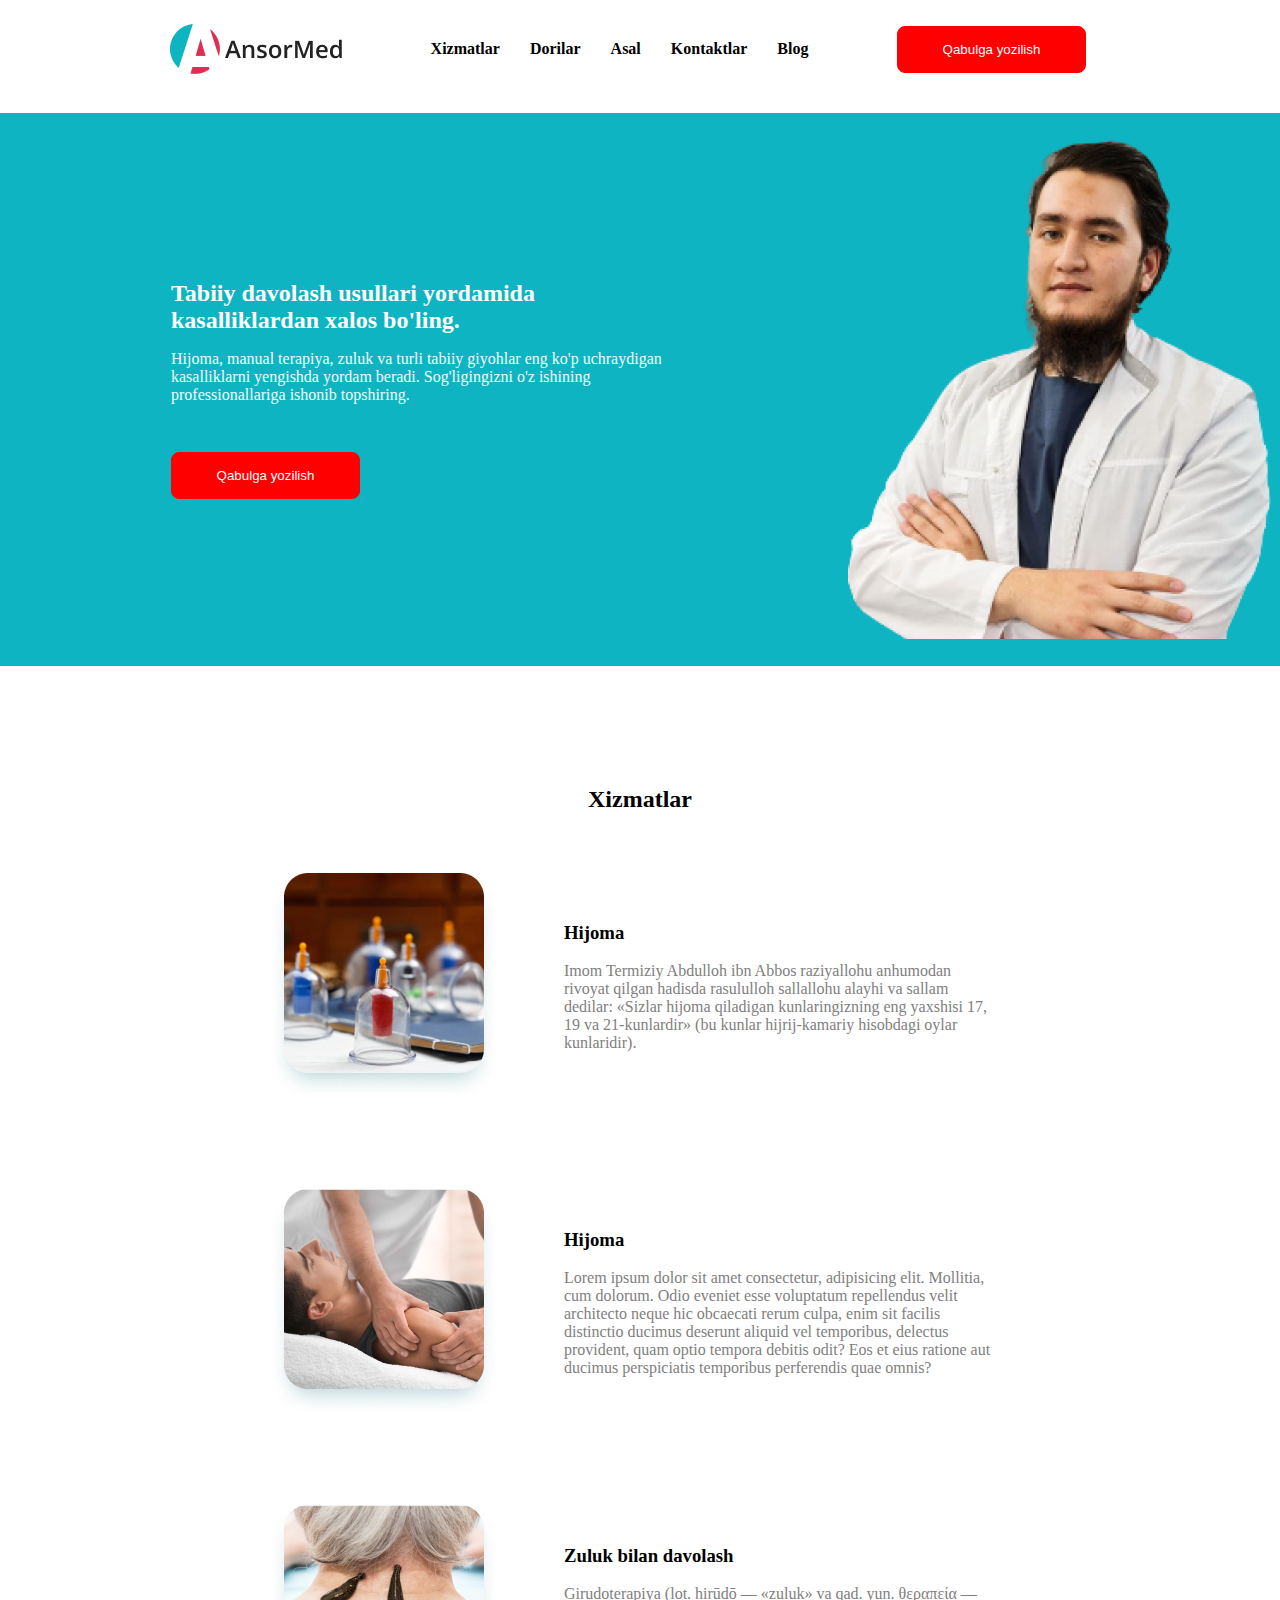
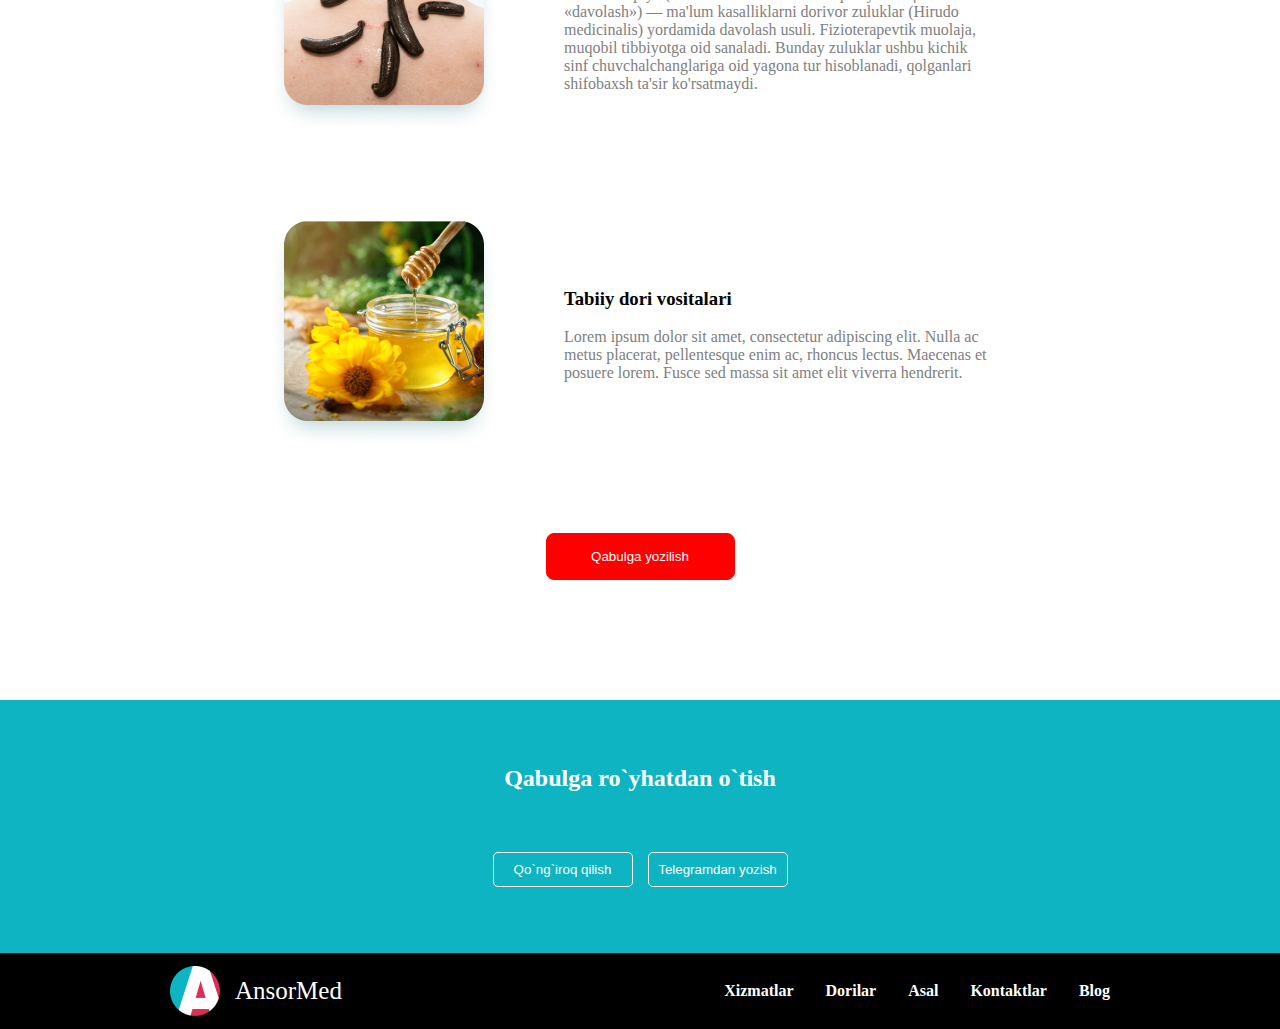
<file: index.html>
<!DOCTYPE html>
<html lang="en">
  <head>
    <meta charset="UTF-8" />
    <meta http-equiv="X-UA-Compatible" content="IE=edge" />
    <meta name="viewport" content="width=device-width, initial-scale=1.0" />
    <title>Takrorlash</title>
    <link rel="stylesheet" href="css/style.css" />
  </head>
  <body>
    <!-- Header -->
    <header>
      <!-- Navbar -->
      <nav class="navbar">
        <div class="navbar_icon">
          <img src="images/logo-icon.jpg" alt="icon" />
          <img src="images/logo-text.png" alt="icon" />
        </div>
        <div class="navbar_main">
          <b>Xizmatlar</b>
          <b>Dorilar</b>
          <b>Asal</b>
          <b>Kontaktlar</b>
          <b>Blog</b>
        </div>
        <div class="navbar_button">
          <button class="navbar_button_info">
            <p class="info_text">Qabulga yozilish</p>
          </button>
        </div>
      </nav>
    </header>
    <!-- main -->
    <main>
      <section>
        <div class="main_section">
          <div class="text_block">
            <h2 style="color: white">
              Tabiiy davolash usullari yordamida kasalliklardan xalos bo'ling.
            </h2>
            <p style="color: azure; margin-top: 16px; margin-bottom: 48px">
              Hijoma, manual terapiya, zuluk va turli tabiiy giyohlar eng ko'p
              uchraydigan kasalliklarni yengishda yordam beradi. Sog'ligingizni
              o'z ishining professionallariga ishonib topshiring.
            </p>
            <button class="text_block_button">
              <p class="info_text">Qabulga yozilish</p>
            </button>
          </div>
          <div>
            <img src="images/hero-img.png" alt="" />
          </div>
        </div>
      </section>
      <section>
        <center>
          <h2 style="margin-top: 120px">Xizmatlar</h2>
        </center>
        <div
          style="
            margin-top: 56px;
            margin-bottom: 80px;
            margin-left: 268px;
            margin-right: 288px;
            display: flex;
            align-items: center;
            justify-content: space-evenly;
          "
        >
          <div>
            <img src="images/image 1.jpg" alt="" />
          </div>
          <div style="margin-left: 64px">
            <h3>Hijoma</h3>
            <br />
            <p style="color: grey">
              Imom Termiziy Abdulloh ibn Abbos raziyallohu anhumodan rivoyat
              qilgan hadisda rasululloh sallallohu alayhi va sallam dedilar:
              «Sizlar hijoma qiladigan kunlaringizning eng yaxshisi 17, 19 va
              21-kunlardir» (bu kunlar hijrij-kamariy hisobdagi oylar
              kunlaridir).
            </p>
          </div>
        </div>
        <div
          style="
            margin-top: 56px;
            margin-bottom: 80px;
            margin-left: 268px;
            margin-right: 288px;
            display: flex;
            align-items: center;
            justify-content: space-evenly;
          "
        >
          <div>
            <img src="images/image 2.jpg" alt="" />
          </div>
          <div style="margin-left: 64px">
            <h3>Hijoma</h3>
            <br />
            <p style="color: grey">
              Lorem ipsum dolor sit amet consectetur, adipisicing elit.
              Mollitia, cum dolorum. Odio eveniet esse voluptatum repellendus
              velit architecto neque hic obcaecati rerum culpa, enim sit facilis
              distinctio ducimus deserunt aliquid vel temporibus, delectus
              provident, quam optio tempora debitis odit? Eos et eius ratione
              aut ducimus perspiciatis temporibus perferendis quae omnis?
            </p>
          </div>
        </div>
        <div
          style="
            margin-top: 56px;
            margin-bottom: 80px;
            margin-left: 268px;
            margin-right: 288px;
            display: flex;
            align-items: center;
            justify-content: space-evenly;
          "
        >
          <div>
            <img src="images/image 4.jpg" alt="" />
          </div>
          <div style="margin-left: 64px">
            <h3>Zuluk bilan davolash</h3>
            <br />
            <p style="color: grey">
              Girudoterapiya (lot. hirūdō — «zuluk» va qad. yun. θεραπεία —
              «davolash») — ma'lum kasalliklarni dorivor zuluklar (Hirudo
              medicinalis) yordamida davolash usuli. Fizioterapevtik muolaja,
              muqobil tibbiyotga oid sanaladi. Bunday zuluklar ushbu kichik sinf
              chuvchalchanglariga oid yagona tur hisoblanadi, qolganlari
              shifobaxsh ta'sir ko'rsatmaydi.
            </p>
          </div>
        </div>
        <div
          style="
            margin-top: 56px;
            margin-bottom: 80px;
            margin-left: 268px;
            margin-right: 288px;
            display: flex;
            align-items: center;
            justify-content: space-evenly;
          "
        >
          <div>
            <img src="images/image 3.jpg" alt="" />
          </div>
          <div style="margin-left: 64px">
            <h3>Tabiiy dori vositalari</h3>
            <br />
            <p style="color: grey">
              Lorem ipsum dolor sit amet, consectetur adipiscing elit. Nulla ac
              metus placerat, pellentesque enim ac, rhoncus lectus. Maecenas et
              posuere lorem. Fusce sed massa sit amet elit viverra hendrerit.
            </p>
          </div>
        </div>
      </section>
      <section>
        <center>
          <button class="navbar_button_info">
            <p class="info_text">Qabulga yozilish</p>
          </button>
        </center>
      </section>
    </main>
    <!-- footer -->
    <footer>
      <div
        style="
          width: 100%;
          height: 253px;
          border: 1px solid rgba(14, 180, 193, 1);
          background: rgba(14, 180, 193, 1);
          margin-top: 120px;
        "
      >
        <div>
          <center>
            <h2 style="color: white; margin-top: 64px">
              Qabulga ro`yhatdan o`tish
            </h2>
          </center>
          <div
            style="
              display: flex;
              align-items: center;
              justify-content: center;
              margin-top: 60px;
              gap: 15px;
            "
          >
            <button
              style="
                border-radius: 5px;
                width: 140px;
                height: 35px;
                border: 1px solid white;
                color: white;
                background-color: rgba(14, 180, 193, 1);
              "
            >
              Qo`ng`iroq qilish
            </button>
            <button
              style="
                border-radius: 5px;
                width: 140px;
                height: 35px;
                border: 1px solid white;
                color: white;
                background-color: rgba(14, 180, 193, 1);
              "
            >
              Telegramdan yozish
            </button>
          </div>
        </div>
      </div>
      <div
        style="
          width: 100%;
          height: 76.94px;
          background-color: black;
          display: flex;
          align-items: center;
          justify-content: space-between;
        "
      >
        <div style="display: flex; align-items: center; margin-left: 170px;gap: 15px;">
          <img src="images/logo-icon.png" alt="" />
          <p style="color: white; font-size: 25px">AnsorMed</p>
        </div>
        <div
          style="
            display: flex;
            align-items: center;
            gap: 32px;
            margin-right: 170px;
          "
        >
          <b style="color: white">Xizmatlar</b>
          <b style="color: white">Dorilar</b>
          <b style="color: white">Asal</b>
          <b style="color: white">Kontaktlar</b>
          <b style="color: white">Blog</b>
        </div>
      </div>
    </footer>
  </body>
</html>
</file>
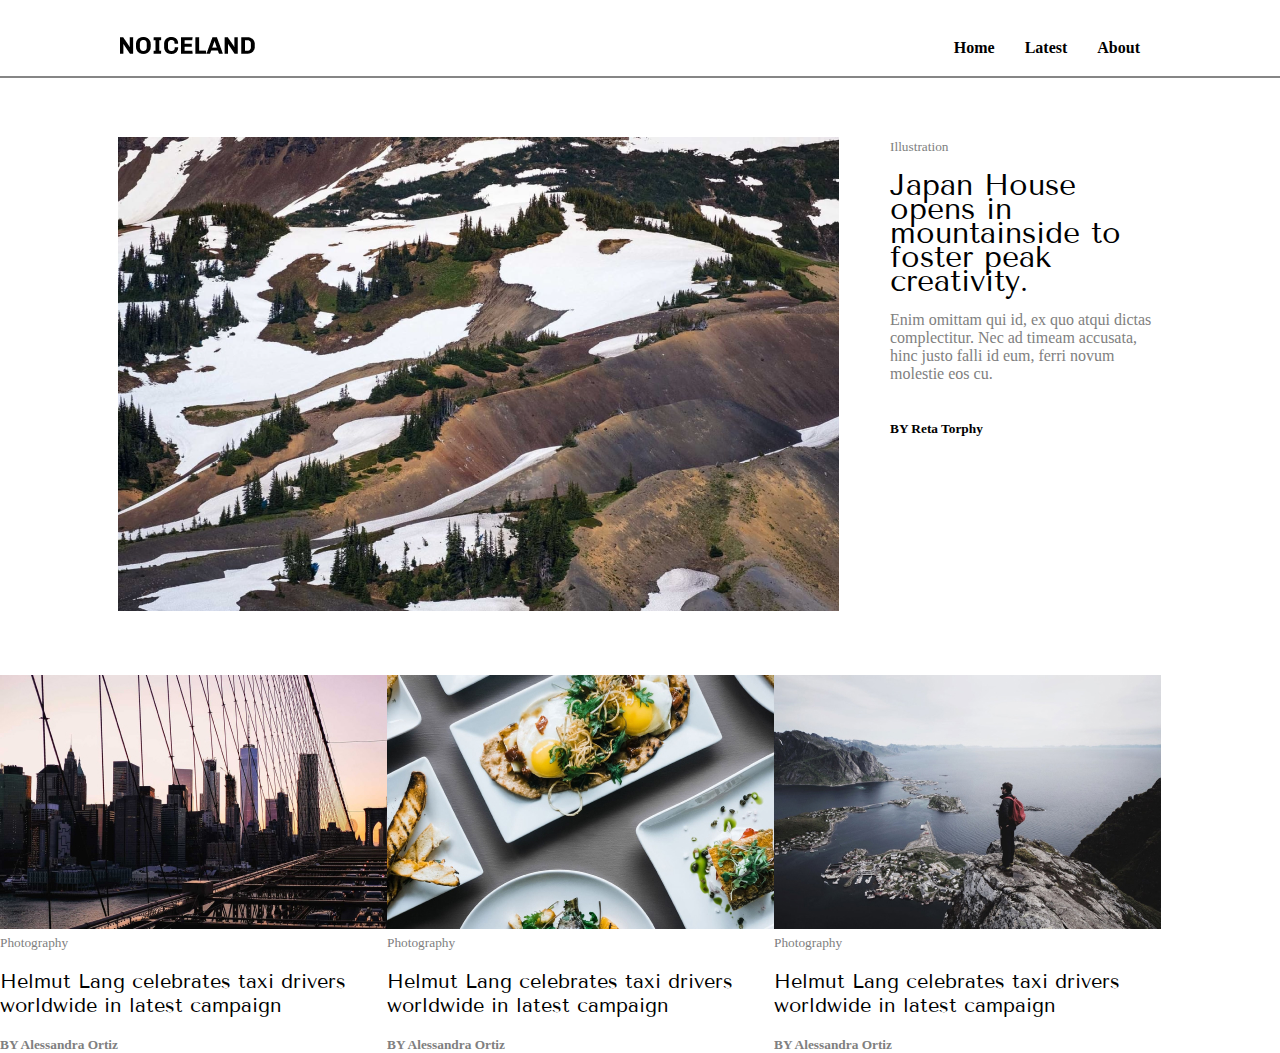
<file: practica/index.html>
<!DOCTYPE html>
<html lang="en">
  <head>
    <meta charset="UTF-8" />
    <meta http-equiv="X-UA-Compatible" content="IE=edge" />
    <meta name="viewport" content="width=device-width, initial-scale=1.0" />
    <title>Document</title>
    <link rel="stylesheet" href="main.css" />
  </head>
  <body>
    <!-- Header -->
    <header>
      <!-- Navbar -->
      <nav class="navbar">
        <div class="navbar_img">
          <img class="navbar_img_info" src="Vector (1).png" alt="logo" />
        </div>
        <div class="navbar_main">
          <b>Home</b>
          <b>Latest</b>
          <b>About</b>
        </div>
      </nav>
      <br />
      <div class="line"></div>
    </header>
    <!-- main -->
    <main>
      <section class="title">
        <div class="title_img">
          <img class="title_img_info" src="IMAGE.png" alt="" />
        </div>
        <div class="title_subtitle">
          <small class="small_title">Illustration</small>
          <br />
          <br />
          <h1 class="text">
            Japan House opens in mountainside to foster peak creativity.
          </h1>
          <p>
            <br />
            Enim omittam qui id, ex quo atqui dictas complectitur. Nec ad timeam
            accusata, hinc justo falli id eum, ferri novum molestie eos cu.
          </p>
          <br />
          <br />
          <small>
            <b>BY Reta Torphy</b>
          </small>
        </div>
      </section>
      <section>
        <div class="block">
          <div class="block_inline_1">
            <div class="block_inline_1_img">
              <img src="IMAGE.jpg" alt="rasm" />
            </div>
            <div class="block_inline_1_desc">
              <small class="block_subdesc"> Photography </small>
              <h3 class="block_desc">
                Helmut Lang celebrates taxi drivers worldwide in latest campaign
              </h3>
              <br />
              <small class="block_bottom">
                <b> BY Alessandra Ortiz </b>
              </small>
            </div>
          </div>
          <div class="block_inline_2">
            <div class="block_inline_2_img">
              <img src="IMAGE2.jpg" alt="rasm" />
            </div>
            <div class="block_inline_2_desc">
              <small class="block_subdesc2"> Photography </small>
              <h3 class="block_desc2">
                Helmut Lang celebrates taxi drivers worldwide in latest campaign
              </h3>
              <br />
              <small class="block_bottom2">
                <b> BY Alessandra Ortiz </b>
              </small>
            </div>
          </div>
          <div class="block_inline_3">
            <div class="block_inline_3_img">
              <img src="IMAGE3.jpg" alt="rasm" />
            </div>
            <div class="block_inline_3_desc">
              <small class="block_subdesc3"> Photography </small>
              <h3 class="block_desc3">
                Helmut Lang celebrates taxi drivers worldwide in latest campaign
              </h3>
              <br />
              <small class="block_bottom3">
                <b> BY Alessandra Ortiz </b>
              </small>
            </div>
          </div>
        </div>
      </section>
    </main>
  </body>
</html>
</file>
<file: css/style.css>
* {
  margin: 0;
  padding: 0;
  box-sizing: border-box;
}
.navbar {
  margin-left: 170px;
  margin-top: 24px;
  display: flex;
  align-items: center;
  justify-content: space-between;
  margin-right: 194px;
}
.navbar_icon {
  display: flex;
  align-items: center;
  gap: 5px;
}
.navbar_main {
  display: flex;
  align-items: center;
  gap: 30px;
}
.navbar_button_info {
  background-color: red;
  height: 47px;
  width: 189px;
  left: 911px;
  top: 1.46783447265625px;
  border-radius: 8px;
  padding: 12px 24px 12px 24px;
  border: 1px solid red;
}
.info_text {
  color: white;
}
.main_section {
  width: 100%;
  height: 553px;
  border: 1px solid rgba(14, 180, 193, 1);
  background: rgba(14, 180, 193, 1);
  margin-top: 38.53px;
  display: flex;
  align-items: center;
  gap: 177px;
}
.text_block {
  width: 500px;
  margin-left: 170px;
}
.text_block_button {
  background-color: red;
  height: 47px;
  width: 189px;
  left: 911px;
  top: 1.46783447265625px;
  border-radius: 8px;
  padding: 12px 24px 12px 24px;
  border: 1px solid red;
}
</file>
<file: practica/main.css>
@import url("https://fonts.googleapis.com/css2?family=Mulish:ital,wght@0,700;1,500&family=Tenor+Sans&display=swap");
* {
  margin: 0;
  padding: 0;
  box-sizing: border-box;
}
.navbar {
  margin-left: 120px;
  margin-top: 37px;
  margin-right: 14 0px;
  display: flex;
  align-items: center;
  justify-content: space-between;
}
.navbar_main {
  display: flex;
  align-items: center;
  gap: 30px;
  margin-right: 140px;
}
.line {
  width: 100%;
  border: 1px solid rgb(134, 134, 134);
}
.title {
  display: flex;
  align-items: flex-start;
  gap: 51px;
  margin-top: 59px;
}
.title_img {
  margin-left: 118px;
}
.title_subtitle {
  margin-right: 121px;
  align-items: flex-end;
}
.small_title {
  margin-top: 5px;
  color: grey;
}
p {
  color: grey;
}
.text {
  font-family: Tenor Sans;
  font-size: 30px;
  font-weight: 400;
  line-height: 24px;
  letter-spacing: 0em;
  text-align: left;
}
.block {
  display: flex;
  align-items: center;
  justify-content: space-evenly;
  margin-top: 60px;
  margin-left: 110  px;
  margin-right: 120px;
}
.block_inline_1_desc {
  width: 384px;
}
.block_subdesc{
  color: grey;
}
.block_desc {
  font-family: Tenor Sans;
  font-size: 20px;
  font-weight: 400;
  line-height: 24px;
  letter-spacing: 0em;
  margin-top: 18px;
  text-align: left;
}
.block_bottom {
  margin-top: 15px;
color: grey;
}

.block_inline_2_desc {
  width: 384px;
}
.block_subdesc2{
  color: grey;
}
.block_desc2 {
  font-family: Tenor Sans;
  font-size: 20px;
  font-weight: 400;
  line-height: 24px;
  letter-spacing: 0em;
  margin-top: 18px;
  text-align: left;
}
.block_bottom2 {
  margin-top: 15px;
color: grey;
}

.block_inline_3_desc {
  width: 384px;
}
.block_subdesc3{
  color: grey;
}
.block_desc3 {
  font-family: Tenor Sans;
  font-size: 20px;
  font-weight: 400;
  line-height: 24px;
  letter-spacing: 0em;
  margin-top: 18px;
  text-align: left;
}
.block_bottom3 {
  margin-top: 15px;
color: grey;
}
</file>
